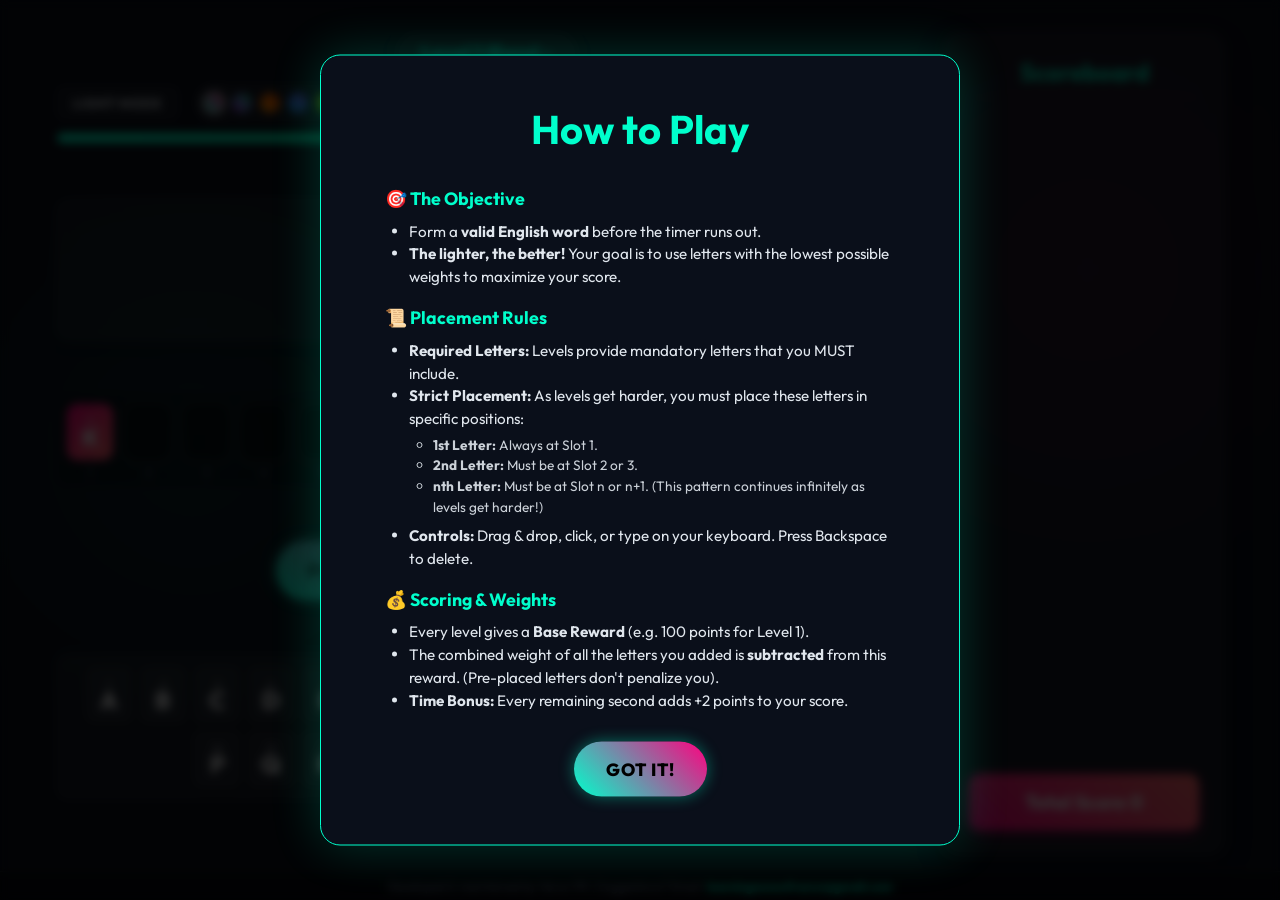
<file: index.html>
<!DOCTYPE html>
<html lang="en">

<head>
    <meta charset="UTF-8">
    <meta name="viewport" content="width=device-width, initial-scale=1.0">
    <title>LexiWeight - The Word Game</title>
    <link href="https://fonts.googleapis.com/css2?family=Outfit:wght@300;400;600;800&display=swap" rel="stylesheet">
    <link rel="stylesheet" href="https://cdnjs.cloudflare.com/ajax/libs/font-awesome/6.4.0/css/all.min.css">
    <link rel="icon" type="image/png" href="favicon.png">
    <link rel="stylesheet" href="style.css">
    <!-- PostHog Analytics -->
    <script>
        !function (t, e) { var o, n, p, r; e.__SV || (window.posthog = e, e._i = [], e.init = function (i, s, a) { function g(t, e) { var o = e.split("."); 2 == o.length && (t = t[o[0]], e = o[1]), t[e] = function () { t.push([e].concat(Array.prototype.slice.call(arguments, 0))) } } (p = t.createElement("script")).type = "text/javascript", p.async = !0, p.src = s.api_host.replace(".i.posthog.com", "-assets.i.posthog.com") + "/static/array.js", (r = t.getElementsByTagName("script")[0]).parentNode.insertBefore(p, r); var u = e; for (void 0 !== a ? u = e[a] = [] : a = "posthog", u.people = u.people || [], u.toString = function (t) { var e = "posthog"; return "posthog" !== a && (e += "." + a), t || (e += " (stub)"), e }, u.people.toString = function () { return u.toString(1) + ".people (stub)" }, o = "init capture register register_once register_for_session unregister unregister_for_session getFeatureFlag getFeatureFlagPayload isFeatureEnabled reloadFeatureFlags updateEarlyAccessFeatureEnrollment getEarlyAccessFeatures on onFeatureFlags onSessionId getSurveys getActiveMatchingSurveys renderSurvey canRenderSurvey getNextSurveyStep identify setPersonProperties group resetGroups setPersonPropertiesForFlags resetPersonPropertiesForFlags setGroupPropertiesForFlags resetGroupPropertiesForFlags reset get_distinct_id getGroups get_session_id get_session_replay_url alias set_config startSessionRecording stopSessionRecording sessionRecordingStarted captureException loadToolbar get_property getSessionProperty createPersonProfile opt_in_capturing opt_out_capturing has_opted_in_capturing has_opted_out_capturing clear_opt_in_out_capturing debug".split(" "), n = 0; n < o.length; n++)g(u, o[n]); e._i.push([i, s, a]) }, e.__SV = 1) }(document, window.posthog || []);
        posthog.init('phc_psk7GwWBCHoKLmATsoF5QCmY4Na2gjkz8EKfRp7UxyqV', {
            api_host: 'https://us.i.posthog.com',
            person_profiles: 'always'
        })
    </script>
</head>

<body>
    <div class="layout-wrapper">
        <div class="app-container">
            <!-- Sticky Level Select -->
            <div
                style="position: sticky; top: 1rem; z-index: 60; display: flex; justify-content: center; width: 100%; margin-bottom: 1rem; pointer-events: none;">
                <div class="stat-pill custom-select" id="custom-level-select" style="pointer-events: auto;">
                    <div class="select-selected">Level 1 (Easy)</div>
                    <div class="select-items select-hide">
                        <div data-val="1">Level 1 (Easy)</div>
                        <div data-val="2">Level 2 (Medium)</div>
                        <div data-val="3">Level 3 (Hard)</div>
                    </div>
                </div>
            </div>

            <!-- Header / Weight Table -->
            <header>
                <div class="stats">


                    <div class="theme-controls">
                        <button id="base-theme-toggle" class="fancy-btn small base-theme-toggle-btn">Light Mode</button>
                        <div class="theme-selector">
                            <div class="theme-btn active" data-color-theme="default"
                                style="background: linear-gradient(45deg, #00ffcc, #ff007f)" title="Cyberpunk"></div>
                            <div class="theme-btn" data-color-theme="purple"
                                style="background: linear-gradient(45deg, #bc13fe, #00e676)" title="Neon"></div>
                            <div class="theme-btn" data-color-theme="fire"
                                style="background: linear-gradient(45deg, #ffaa00, #ff3d00)" title="Fire"></div>
                            <div class="theme-btn" data-color-theme="ocean"
                                style="background: linear-gradient(45deg, #00bfff, #8a2be2)" title="Ocean"></div>
                            <div class="theme-btn" data-color-theme="toxic"
                                style="background: linear-gradient(45deg, #39ff14, #fce803)" title="Toxic"></div>
                        </div>
                    </div>

                    <div class="stat-pill">Score <span id="score-display">0</span></div>
                </div>

                <div class="weight-table-container">
                    <div class="weight-controls">
                        <button id="help-btn" class="fancy-btn small primary">📖 Tutorial</button>
                        <button id="toggle-weights" class="fancy-btn small">Toggle Weight Table</button>
                    </div>
                    <div id="weight-table" class="weight-table hidden">
                        <!-- JS will populate A=1 to Z=26 -->
                    </div>
                </div>
            </header>

            <!-- Timer -->
            <div class="timer-container">
                <div id="timer-bar" class="timer-bar"></div>
            </div>

            <!-- Main Game Area -->
            <main>
                <div class="rules-box">
                    <h3>Current Rules</h3>
                    <p id="rules-text">Level 1: Loading...</p>
                    <div id="required-letters-display" class="required-letters"></div>
                </div>

                <!-- The Word Slots -->
                <div class="game-board" id="game-board">
                    <!-- 15 slots for creating the word -->
                    <div class="slot" data-index="1"></div>
                    <div class="slot" data-index="2"></div>
                    <div class="slot" data-index="3"></div>
                    <div class="slot" data-index="4"></div>
                    <div class="slot" data-index="5"></div>
                    <div class="slot" data-index="6"></div>
                    <div class="slot" data-index="7"></div>
                    <div class="slot" data-index="8"></div>
                    <div class="slot" data-index="9"></div>
                    <div class="slot" data-index="10"></div>
                    <div class="slot" data-index="11"></div>
                    <div class="slot" data-index="12"></div>
                    <div class="slot" data-index="13"></div>
                    <div class="slot" data-index="14"></div>
                    <div class="slot" data-index="15"></div>
                </div>

                <div class="controls">
                    <button id="submit-btn" class="fancy-btn primary">Forge Word</button>
                    <button id="clear-btn" class="fancy-btn secondary">Clear Board</button>
                </div>

                <!-- Letter Bank -->
                <div class="letter-bank" id="letter-bank">
                    <!-- JS will populate A-Z -->
                </div>
            </main>
        </div>

        <aside class="scoreboard-panel">
            <h2>Scoreboard</h2>
            <ul id="score-list">
                <!-- Scores injected via JS -->
            </ul>
            <div class="total-score-box">
                Total Score <span id="side-total-score">0</span>
            </div>
        </aside>
    </div>

    <footer class="site-footer">
        Developed & maintained by Varun PK | Suggestions? Email: <a
            href="mailto:learningzoneofvarun@gmail.com">learningzoneofvarun@gmail.com</a>
    </footer>

    <!-- Modals -->
    <div id="overlay" class="overlay hidden"></div>
    
    <div id="modal" class="modal hidden">
        <h2 id="modal-title">Level Complete!</h2>
        <p id="modal-desc">Word weight: 42</p>
        <div class="modal-buttons" style="display: flex; gap: 1rem; justify-content: center; flex-wrap: wrap; margin-top: 1rem;">
            <button id="modal-action-btn" class="fancy-btn primary">Next Level</button>
            <button id="share-btn" class="fancy-btn share-btn hidden">📤 Share Result</button>
        </div>
    </div>



    <script src="script.js"></script>
</body>

</html>
</file>
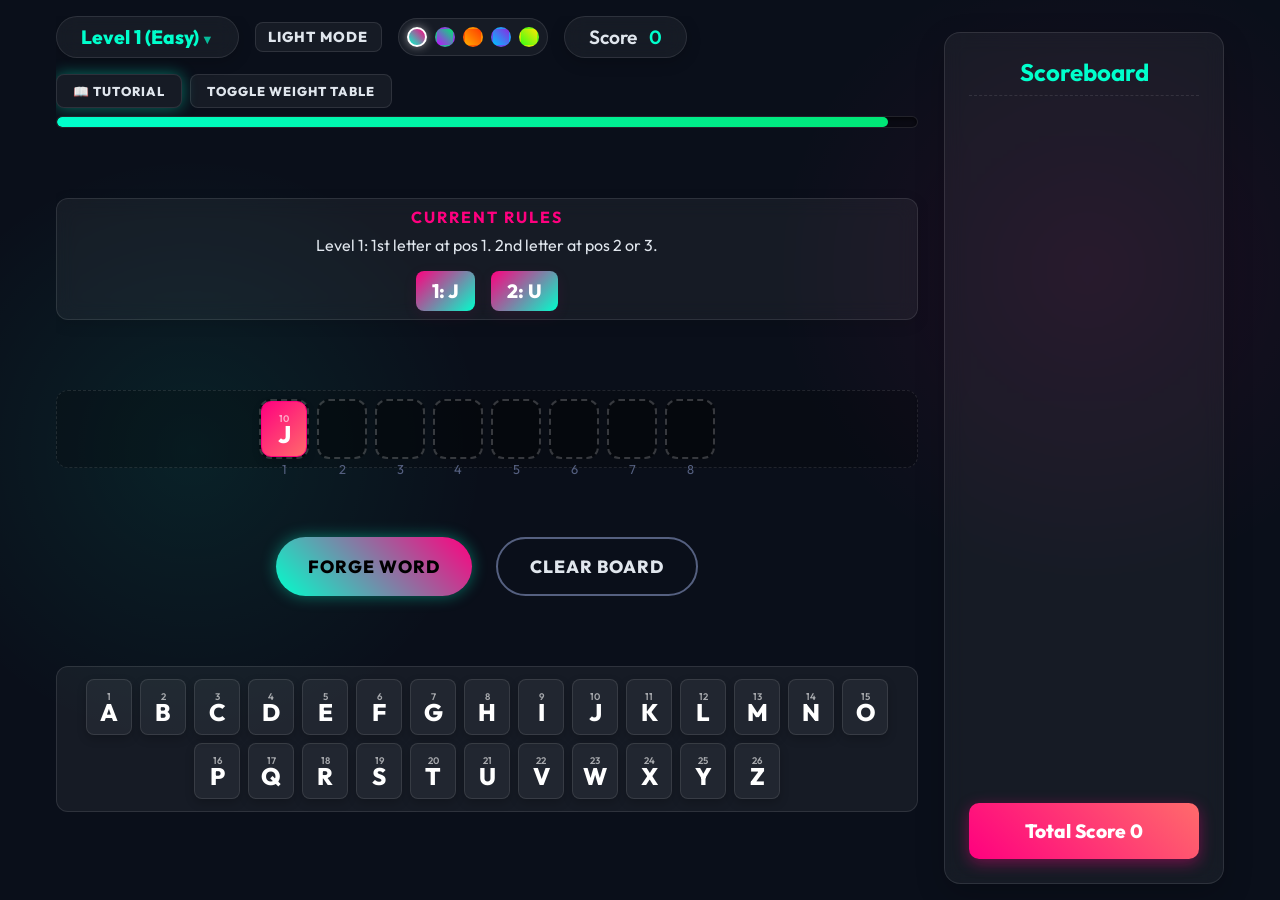
<file: lexi-weight/index.html>
<!DOCTYPE html>
<html lang="en">
<head>
    <meta charset="UTF-8">
    <meta name="viewport" content="width=device-width, initial-scale=1.0">
    <title>LexiWeight - The Word Game</title>
    <link href="https://fonts.googleapis.com/css2?family=Outfit:wght@300;400;600;800&display=swap" rel="stylesheet">
    <link rel="icon" type="image/png" href="favicon.png">
    <link rel="stylesheet" href="style.css">
</head>
<body>
    <div class="layout-wrapper">
        <div class="app-container">
        <!-- Header / Weight Table -->
        <header>
            <div class="stats">
                <div class="stat-pill custom-select" id="custom-level-select">
                    <div class="select-selected">Level 1 (Easy)</div>
                    <div class="select-items select-hide">
                        <div data-val="1">Level 1 (Easy)</div>
                        <div data-val="2">Level 2 (Medium)</div>
                        <div data-val="3">Level 3 (Hard)</div>
                    </div>
                </div>
                
                <div class="theme-controls" style="display: flex; gap: 1rem; align-items: center;">
                    <button id="base-theme-toggle" class="fancy-btn small" style="padding: 0.3rem 0.8rem; font-size: 0.9rem; min-width: 100px;">Light Mode</button>
                    <div class="theme-selector">
                        <div class="theme-btn active" data-color-theme="default" style="background: linear-gradient(45deg, #00ffcc, #ff007f)" title="Cyberpunk"></div>
                        <div class="theme-btn" data-color-theme="purple" style="background: linear-gradient(45deg, #bc13fe, #00e676)" title="Neon"></div>
                        <div class="theme-btn" data-color-theme="fire" style="background: linear-gradient(45deg, #ffaa00, #ff3d00)" title="Fire"></div>
                        <div class="theme-btn" data-color-theme="ocean" style="background: linear-gradient(45deg, #00bfff, #8a2be2)" title="Ocean"></div>
                        <div class="theme-btn" data-color-theme="toxic" style="background: linear-gradient(45deg, #39ff14, #fce803)" title="Toxic"></div>
                    </div>
                </div>

                <div class="stat-pill">Score <span id="score-display">0</span></div>
            </div>
            
            <div class="weight-table-container">
                <div style="display:flex; gap:0.5rem; justify-content: flex-end; width: 100%;">
                    <button id="help-btn" class="fancy-btn small primary">📖 Tutorial</button>
                    <button id="toggle-weights" class="fancy-btn small">Toggle Weight Table</button>
                </div>
                <div id="weight-table" class="weight-table hidden">
                    <!-- JS will populate A=1 to Z=26 -->
                </div>
            </div>
        </header>

        <!-- Timer -->
        <div class="timer-container">
            <div id="timer-bar" class="timer-bar"></div>
        </div>

        <!-- Main Game Area -->
        <main>
            <div class="rules-box">
                <h3>Current Rules</h3>
                <p id="rules-text">Level 1: Loading...</p>
                <div id="required-letters-display" class="required-letters"></div>
            </div>

            <!-- The Word Slots -->
            <div class="game-board" id="game-board">
                <!-- 8 slots for creating the word -->
                <div class="slot" data-index="1"></div>
                <div class="slot" data-index="2"></div>
                <div class="slot" data-index="3"></div>
                <div class="slot" data-index="4"></div>
                <div class="slot" data-index="5"></div>
                <div class="slot" data-index="6"></div>
                <div class="slot" data-index="7"></div>
                <div class="slot" data-index="8"></div>
            </div>

            <div class="controls">
                <button id="submit-btn" class="fancy-btn primary">Forge Word</button>
                <button id="clear-btn" class="fancy-btn secondary">Clear Board</button>
            </div>

            <!-- Letter Bank -->
            <div class="letter-bank" id="letter-bank">
                <!-- JS will populate A-Z -->
            </div>
        </main>
        </div>

        <aside class="scoreboard-panel">
            <h2>Scoreboard</h2>
            <ul id="score-list">
                <!-- Scores injected via JS -->
            </ul>
            <div class="total-score-box">
                Total Score <span id="side-total-score">0</span>
            </div>
        </aside>
    </div>

    <!-- Modals -->
    <div id="overlay" class="overlay hidden"></div>
    <div id="modal" class="modal hidden">
        <h2 id="modal-title">Level Complete!</h2>
        <p id="modal-desc">Word weight: 42</p>
        <button id="modal-action-btn" class="fancy-btn primary">Next Level</button>
    </div>

    <script src="script.js"></script>
</body>
</html>
</file>
<file: style.css>
:root {
    --bg-color: #0a0f1a;
    --text-color: #e0e6ed;
    --primary-color: #00ffcc;
    --secondary-color: #ff007f;
    --bg-glow-1: rgba(0, 255, 204, 0.08);
    --bg-glow-2: rgba(255, 0, 127, 0.08);
    --primary-glow: rgba(0, 255, 204, 0.4);
    --primary-glow-strong: rgba(0, 255, 204, 0.6);
    --glass-bg: rgba(255, 255, 255, 0.05);
    --glass-border: rgba(255, 255, 255, 0.1);
    --slot-bg: rgba(0, 0, 0, 0.3);
    --item-bg: rgba(0, 0, 0, 0.4);
    --board-bg: rgba(0, 0, 0, 0.2);
    --letter-color: #fff;
    --wt-val-color: #8892b0;
    --success-color: #00e676;
    --warning-color: #ffc107;
    --danger-color: #ff3d00;
}

:root[data-color-theme="purple"] {
    --primary-color: #bc13fe;
    --secondary-color: #00e676;
    --bg-glow-1: rgba(188, 19, 254, 0.08);
    --bg-glow-2: rgba(0, 230, 118, 0.08);
    --primary-glow: rgba(188, 19, 254, 0.4);
    --primary-glow-strong: rgba(188, 19, 254, 0.6);
}

:root[data-color-theme="fire"] {
    --primary-color: #ffaa00;
    --secondary-color: #ff3d00;
    --bg-glow-1: rgba(255, 170, 0, 0.08);
    --bg-glow-2: rgba(255, 61, 0, 0.08);
    --primary-glow: rgba(255, 170, 0, 0.4);
    --primary-glow-strong: rgba(255, 170, 0, 0.6);
}

:root[data-color-theme="ocean"] {
    --primary-color: #00bfff;
    --secondary-color: #8a2be2;
    --bg-glow-1: rgba(0, 191, 255, 0.08);
    --bg-glow-2: rgba(138, 43, 226, 0.08);
    --primary-glow: rgba(0, 191, 255, 0.4);
    --primary-glow-strong: rgba(0, 191, 255, 0.6);
}

:root[data-color-theme="toxic"] {
    --primary-color: #39ff14;
    --secondary-color: #fce803;
    --bg-glow-1: rgba(57, 255, 20, 0.08);
    --bg-glow-2: rgba(252, 232, 3, 0.08);
    --primary-glow: rgba(57, 255, 20, 0.4);
    --primary-glow-strong: rgba(57, 255, 20, 0.6);
}

:root[data-base-theme="light"] {
    --bg-color: #f0f4f8;
    --text-color: #1a202c;
    --glass-bg: rgba(255, 255, 255, 0.7);
    --glass-border: rgba(0, 0, 0, 0.1);
    --slot-bg: rgba(255, 255, 255, 0.8);
    --item-bg: rgba(255, 255, 255, 0.6);
    --board-bg: rgba(255, 255, 255, 0.4);
    --letter-color: #1a202c;
    --wt-val-color: #4a5568;
}

* {
    box-sizing: border-box;
    margin: 0;
    padding: 0;
    font-family: 'Outfit', sans-serif;
}

body {
    background-color: var(--bg-color);
    background-image: 
        radial-gradient(circle at 15% 50%, var(--bg-glow-1), transparent 25%),
        radial-gradient(circle at 85% 30%, var(--bg-glow-2), transparent 25%);
    color: var(--text-color);
    height: 100vh;
    overflow: hidden;
    margin: 0;
    padding: 0;
    display: flex;
    flex-direction: column;
    justify-content: center;
    align-items: center;
}

.layout-wrapper {
    display: flex;
    flex-direction: row;
    gap: 1rem;
    align-items: stretch;
    justify-content: center;
    width: 100%;
    flex: 1;
    min-height: 0;
    max-width: 1200px;
    padding: 1rem;
    box-sizing: border-box;
}

.site-footer {
    width: 100%;
    text-align: center;
    padding: 0.4rem 1rem;
    font-size: 0.75rem;
    color: var(--wt-val-color);
    background: rgba(0, 0, 0, 0.4);
    border-top: 1px solid var(--glass-border);
    backdrop-filter: blur(5px);
    z-index: 10;
}

.site-footer a {
    color: var(--primary-color);
    text-decoration: none;
    font-weight: 800;
}

.site-footer a:hover {
    text-decoration: underline;
    color: var(--secondary-color);
}

.app-container {
    flex: 1;
    width: 100%;
    max-width: 900px;
    padding: 0 10px 10px 0;
    display: flex;
    flex-direction: column;
    gap: 0.5rem;
    overflow-y: auto;
    overflow-x: hidden;
}

.scoreboard-panel {
    background: var(--glass-bg);
    border: 1px solid var(--glass-border);
    padding: 1.5rem;
    border-radius: 16px;
    backdrop-filter: blur(10px);
    box-shadow: 0 10px 30px rgba(0,0,0,0.2);
    width: 280px;
    display: flex;
    flex-direction: column;
    gap: 1rem;
    margin-top: 1rem;
    max-height: calc(100vh - 2rem);
    position: sticky;
    top: 1rem;
}

.scoreboard-panel h2 {
    color: var(--primary-color);
    font-size: 1.5rem;
    text-align: center;
    border-bottom: 1px dashed var(--glass-border);
    padding-bottom: 0.5rem;
}

.scoreboard-panel ul {
    list-style: none;
    display: flex;
    flex-direction: column;
    gap: 0.5rem;
    overflow-y: auto;
    flex: 1;
    padding-right: 0.5rem;
}

.scoreboard-panel li {
    display: flex;
    justify-content: space-between;
    background: rgba(0,0,0,0.3);
    padding: 0.5rem 1rem;
    border-radius: 8px;
    color: var(--text-color);
}

.scoreboard-panel li span {
    color: var(--success-color);
    font-weight: 800;
}

.total-score-box {
    margin-top: 1rem;
    background: linear-gradient(45deg, var(--secondary-color), #ff6b6b);
    padding: 1rem;
    border-radius: 10px;
    text-align: center;
    font-weight: 800;
    font-size: 1.2rem;
    color: #fff;
    box-shadow: 0 4px 15px rgba(255, 0, 127, 0.4);
}

/* Header & Stats */
header {
    display: flex;
    justify-content: space-between;
    align-items: flex-start;
    flex-wrap: wrap;
    gap: 1rem;
}

.stats {
    display: flex;
    gap: 1rem;
}

.stat-pill {
    background: var(--glass-bg);
    border: 1px solid var(--glass-border);
    padding: 0.5rem 1.5rem;
    border-radius: 50px;
    font-size: 1.2rem;
    font-weight: 600;
    backdrop-filter: blur(10px);
    box-shadow: 0 4px 15px rgba(0,0,0,0.2);
}

.stat-pill span {
    color: var(--primary-color);
    margin-left: 0.5rem;
}

/* Theme Selector */
.theme-selector {
    display: flex;
    gap: 0.5rem;
    align-items: center;
    background: var(--glass-bg);
    padding: 0.5rem;
    border-radius: 50px;
    border: 1px solid var(--glass-border);
}

.theme-btn {
    width: 20px;
    height: 20px;
    border-radius: 50%;
    cursor: pointer;
    border: 2px solid transparent;
    transition: transform 0.2s;
}

.theme-btn:hover {
    transform: scale(1.2);
}

.theme-btn.active {
    border-color: #fff;
    box-shadow: 0 0 10px rgba(255,255,255,0.5);
}

/* Weight Table */
.weight-table-container {
    display: flex;
    flex-direction: column;
    align-items: flex-end;
}

.weight-table {
    margin-top: 1rem;
    display: grid;
    grid-template-columns: repeat(13, 1fr);
    gap: 0.25rem;
    background: var(--glass-bg);
    border: 1px solid var(--glass-border);
    padding: 1rem;
    border-radius: 12px;
    backdrop-filter: blur(10px);
    font-size: 0.8rem;
    transition: all 0.3s ease;
}

.weight-table.hidden {
    opacity: 0;
    pointer-events: none;
    transform: translateY(-10px);
    position: absolute;
}

.wt-item {
    display: flex;
    flex-direction: column;
    align-items: center;
    background: var(--item-bg);
    border-radius: 6px;
    padding: 0.25rem;
}
.wt-letter { color: var(--primary-color); font-weight: 800; }
.wt-val { color: var(--wt-val-color); }

/* Custom Select */
.custom-select {
    position: relative;
    cursor: pointer;
    min-width: 160px;
    text-align: center;
    user-select: none;
}

.select-selected {
    color: var(--primary-color);
    font-weight: 800;
}

.select-selected::after {
    content: ' ▼';
    font-size: 0.8rem;
    opacity: 0.7;
}

.select-items {
    position: absolute;
    background-color: var(--bg-color);
    top: 130%;
    left: -1rem;
    right: -1rem;
    z-index: 999;
    border: 1px solid var(--glass-border);
    border-radius: 8px;
    overflow: hidden;
    box-shadow: 0 4px 15px rgba(0,0,0,0.5);
}

.select-items div {
    color: var(--text-color);
    padding: 10px;
    cursor: pointer;
    background: rgba(255,255,255,0.05);
    border-bottom: 1px solid var(--glass-border);
    font-weight: 600;
}

.select-items div:last-child {
    border-bottom: none;
}

.select-items div:hover {
    background-color: var(--bg-glow-1);
    color: var(--primary-color);
}

.select-hide {
    display: none;
}

/* Timer */
.timer-container {
    width: 100%;
    height: 12px;
    flex-shrink: 0;
    background: var(--slot-bg);
    border-radius: 10px;
    overflow: hidden;
    border: 1px solid var(--glass-border);
    box-shadow: inset 0 2px 5px rgba(0,0,0,0.5);
}

.timer-bar {
    height: 100%;
    width: 100%;
    background: linear-gradient(90deg, #00ffcc, #00e676);
    border-radius: 10px;
    transition: width 1s linear, background 0.5s ease;
}

/* Main Area */
main {
    display: flex;
    flex-direction: column;
    gap: 0.5rem;
    flex: 1;
    justify-content: space-evenly;
}

.rules-box {
    background: var(--glass-bg);
    border: 1px solid var(--glass-border);
    padding: 0.5rem 1rem;
    border-radius: 12px;
    text-align: center;
    backdrop-filter: blur(10px);
    box-shadow: 0 4px 15px rgba(0,0,0,0.1);
}

.rules-box h3 {
    color: var(--secondary-color);
    margin-bottom: 0.5rem;
    text-transform: uppercase;
    letter-spacing: 2px;
    font-size: 1rem;
}

.required-letters {
    display: flex;
    justify-content: center;
    gap: 1rem;
    margin-top: 1rem;
}

.req-letter-card {
    background: linear-gradient(135deg, var(--secondary-color), var(--primary-color));
    color: #fff;
    padding: 0.5rem 1rem;
    border-radius: 8px;
    font-weight: 800;
    font-size: 1.2rem;
    box-shadow: 0 4px 15px var(--bg-glow-2);
}

/* Game Board */
.game-board {
    display: flex;
    justify-content: flex-start;
    gap: 0.5rem;
    flex-wrap: nowrap;
    overflow-x: auto;
    padding: 0.5rem;
    padding-bottom: 1.5rem;
    background: var(--board-bg);
    border-radius: 12px;
    border: 1px dashed var(--glass-border);
}

.slot {
    width: 50px;
    height: 60px;
    flex-shrink: 0;
    background: var(--slot-bg);
    border: 2px dashed rgba(255,255,255,0.2);
    border-radius: 12px;
    display: flex;
    justify-content: center;
    align-items: center;
    transition: all 0.3s ease;
    position: relative;
}

.slot.drag-over {
    border-color: var(--primary-color);
    background: rgba(0, 255, 204, 0.1);
    transform: scale(1.05);
}

.slot::before {
    content: attr(data-index);
    position: absolute;
    bottom: -20px;
    font-size: 0.8rem;
    color: #556080;
}

/* Letters */
.letter {
    width: 46px;
    height: 56px;
    background: var(--glass-bg);
    border: 1px solid var(--glass-border);
    border-radius: 8px;
    display: flex;
    flex-direction: column;
    justify-content: center;
    align-items: center;
    color: var(--letter-color);
    cursor: grab;
    user-select: none;
    box-shadow: 0 4px 10px rgba(0,0,0,0.2);
    transition: transform 0.1s, box-shadow 0.1s, background 0.2s;
}

.letter-weight-badge {
    font-size: 0.6rem;
    font-weight: 600;
    opacity: 0.6;
    margin-bottom: -2px;
}

.letter-char {
    font-size: 1.5rem;
    font-weight: 800;
    line-height: 1;
}

.letter:active {
    cursor: grabbing;
}

.letter:hover {
    transform: translateY(-2px);
    box-shadow: 0 6px 15px rgba(0, 255, 204, 0.3);
    border-color: var(--primary-color);
}

.slot .letter {
    width: 100%;
    height: 100%;
    border-radius: 10px;
}

/* Letter Bank */
.letter-bank {
    display: flex;
    flex-wrap: wrap;
    justify-content: center;
    gap: 0.5rem;
    background: var(--glass-bg);
    padding: 0.75rem;
    border-radius: 12px;
    border: 1px solid var(--glass-border);
}

/* Buttons */
.controls {
    display: flex;
    justify-content: center;
    gap: 1.5rem;
}

.fancy-btn {
    border: none;
    padding: 1rem 2rem;
    border-radius: 50px;
    font-size: 1.1rem;
    font-weight: 800;
    text-transform: uppercase;
    letter-spacing: 1px;
    cursor: pointer;
    transition: all 0.3s ease;
    outline: none;
}

.fancy-btn.primary {
    background: linear-gradient(45deg, var(--primary-color), var(--secondary-color));
    box-shadow: 0 0 15px var(--primary-glow);
}

.fancy-btn.primary:hover {
    background: linear-gradient(45deg, var(--secondary-color), var(--primary-color));
    box-shadow: 0 0 20px var(--primary-glow-strong);
}

.fancy-btn.secondary {
    background: transparent;
    border: 2px solid #556080;
    color: var(--text-color);
}

.fancy-btn.secondary:hover {
    border-color: var(--text-color);
    background: rgba(255,255,255,0.05);
}

.fancy-btn.share-btn {
    background: linear-gradient(45deg, #1da1f2, #bc13fe);
    box-shadow: 0 0 15px rgba(29, 161, 242, 0.4);
}

.fancy-btn.share-btn:hover {
    background: linear-gradient(45deg, #bc13fe, #1da1f2);
    box-shadow: 0 0 20px rgba(188, 19, 254, 0.6);
}

.fancy-btn.share-btn.hidden {
    display: none;
}


.fancy-btn.small {
    padding: 0.5rem 1rem;
    font-size: 0.8rem;
    border-radius: 8px;
    background: var(--glass-bg);
    color: var(--text-color);
    border: 1px solid var(--glass-border);
}

.fancy-btn.small:hover {
    background: rgba(255,255,255,0.1);
}

/* Modals */
.overlay {
    position: fixed;
    top: 0; left: 0; width: 100%; height: 100%;
    background: rgba(0,0,0,0.8);
    backdrop-filter: blur(5px);
    z-index: 100;
    display: flex;
    justify-content: center;
    align-items: center;
    opacity: 1;
    transition: opacity 0.3s;
}

.overlay.hidden {
    opacity: 0;
    pointer-events: none;
}

.modal {
    position: fixed;
    top: 50%; left: 50%;
    transform: translate(-50%, -50%) scale(1);
    background: var(--bg-color);
    padding: 3rem;
    border-radius: 20px;
    border: 1px solid var(--primary-color);
    box-shadow: 0 0 50px rgba(0, 255, 204, 0.2);
    text-align: center;
    z-index: 101;
    transition: all 0.3s cubic-bezier(0.175, 0.885, 0.32, 1.275);
}

.modal.hidden {
    opacity: 0;
    pointer-events: none;
    transform: translate(-50%, -50%) scale(0.8);
}

.modal h2 {
    font-size: 2.5rem;
    margin-bottom: 1rem;
    color: var(--primary-color);
}

.modal p {
    font-size: 1.2rem;
    margin-bottom: 2rem;
    color: #a0aec0;
}

.modal.error-modal {
    border-color: #ff3d00;
    box-shadow: 0 0 50px rgba(255, 61, 0, 0.2);
}

.modal.error-modal h2 {
    color: #ff3d00;
}

.modal.error-modal .fancy-btn.primary {
    background: linear-gradient(45deg, #ff3d00, #ff007f);
    box-shadow: 0 0 20px rgba(255, 61, 0, 0.4);
}

/* Badges */
.badge {
    display: inline-block;
    padding: 0.25rem 0.75rem;
    border-radius: 50px;
    font-size: 0.8rem;
    font-weight: 800;
    text-transform: uppercase;
    letter-spacing: 2px;
    margin-left: 10px;
    vertical-align: middle;
}

.badge.failed {
    background: linear-gradient(45deg, #ff3d00, #ff007f);
    color: white;
    box-shadow: 0 0 10px rgba(255, 61, 0, 0.5);
}

.badge.success {
    background: linear-gradient(45deg, #00e676, #00ffcc);
    color: #0a0f1a;
    box-shadow: 0 0 10px rgba(0, 230, 118, 0.5);
}

/* Animations */
@keyframes shake {
    0%, 100% { transform: translateX(0); }
    25% { transform: translateX(-5px); }
    50% { transform: translateX(5px); }
    75% { transform: translateX(-5px); }
}

.shake {
    animation: shake 0.4s ease-in-out;
}

.theme-controls {
    display: flex;
    gap: 1rem;
    align-items: center;
}

.base-theme-toggle-btn {
    padding: 0.3rem 0.8rem;
    font-size: 0.9rem;
    min-width: 100px;
}

.weight-controls {
    display: flex;
    gap: 0.5rem;
    justify-content: flex-end;
    width: 100%;
}

@media (max-width: 900px) {
    body {
        height: auto;
        min-height: 100vh;
        overflow-y: auto;
        display: block;
    }
    .layout-wrapper {
        flex-direction: column;
        align-items: center;
        height: auto;
        padding: 1rem 0.5rem;
    }
    .app-container {
        overflow-y: visible;
        max-width: 100%;
        padding-right: 0;
    }
    .scoreboard-panel {
        width: 100%;
        max-width: 100%;
        margin-top: 1rem;
        position: static;
        max-height: none;
    }
    header {
        justify-content: center;
    }
    .stats {
        flex-wrap: wrap;
        justify-content: center;
    }
}

@media (max-width: 768px) {
    .weight-table {
        grid-template-columns: repeat(7, 1fr);
        font-size: 0.75rem;
    }
    .game-board {
        gap: 0.25rem;
        padding: 0.5rem 0.25rem;
    }
    .slot {
        width: 38px;
        height: 48px;
    }
    .slot::before {
        font-size: 0.7rem;
        bottom: -16px;
    }
    .letter {
        width: 38px;
        height: 48px;
        font-size: 1.2rem;
    }
    .letter-weight-badge {
        font-size: 0.55rem;
    }
    .controls {
        gap: 0.75rem;
        flex-wrap: wrap;
    }
    .fancy-btn {
        padding: 0.8rem 1.5rem;
        font-size: 1rem;
    }
    .letter-bank {
        gap: 0.25rem;
        padding: 0.5rem;
    }
    .modal {
        padding: 1.5rem;
        width: 90%;
        max-width: 400px;
    }
    .modal h2 {
        font-size: 1.8rem;
    }
    .rules-box {
        padding: 0.75rem;
    }
    .req-letter-card {
        padding: 0.4rem 0.8rem;
        font-size: 1.1rem;
    }
    .theme-controls {
        flex-wrap: wrap;
        justify-content: center;
    }
    .weight-controls {
        justify-content: center;
    }
}

@media (max-width: 400px) {
    .slot {
        width: 32px;
        height: 42px;
    }
    .letter {
        width: 32px;
        height: 42px;
        font-size: 1rem;
    }
    .weight-table {
        grid-template-columns: repeat(6, 1fr);
    }
}
</file>
<file: lexi-weight/style.css>
:root {
    --bg-color: #0a0f1a;
    --text-color: #e0e6ed;
    --primary-color: #00ffcc;
    --secondary-color: #ff007f;
    --bg-glow-1: rgba(0, 255, 204, 0.08);
    --bg-glow-2: rgba(255, 0, 127, 0.08);
    --primary-glow: rgba(0, 255, 204, 0.4);
    --primary-glow-strong: rgba(0, 255, 204, 0.6);
    --glass-bg: rgba(255, 255, 255, 0.05);
    --glass-border: rgba(255, 255, 255, 0.1);
    --slot-bg: rgba(0, 0, 0, 0.3);
    --item-bg: rgba(0, 0, 0, 0.4);
    --board-bg: rgba(0, 0, 0, 0.2);
    --letter-color: #fff;
    --wt-val-color: #8892b0;
    --success-color: #00e676;
    --warning-color: #ffc107;
    --danger-color: #ff3d00;
}

:root[data-color-theme="purple"] {
    --primary-color: #bc13fe;
    --secondary-color: #00e676;
    --bg-glow-1: rgba(188, 19, 254, 0.08);
    --bg-glow-2: rgba(0, 230, 118, 0.08);
    --primary-glow: rgba(188, 19, 254, 0.4);
    --primary-glow-strong: rgba(188, 19, 254, 0.6);
}

:root[data-color-theme="fire"] {
    --primary-color: #ffaa00;
    --secondary-color: #ff3d00;
    --bg-glow-1: rgba(255, 170, 0, 0.08);
    --bg-glow-2: rgba(255, 61, 0, 0.08);
    --primary-glow: rgba(255, 170, 0, 0.4);
    --primary-glow-strong: rgba(255, 170, 0, 0.6);
}

:root[data-color-theme="ocean"] {
    --primary-color: #00bfff;
    --secondary-color: #8a2be2;
    --bg-glow-1: rgba(0, 191, 255, 0.08);
    --bg-glow-2: rgba(138, 43, 226, 0.08);
    --primary-glow: rgba(0, 191, 255, 0.4);
    --primary-glow-strong: rgba(0, 191, 255, 0.6);
}

:root[data-color-theme="toxic"] {
    --primary-color: #39ff14;
    --secondary-color: #fce803;
    --bg-glow-1: rgba(57, 255, 20, 0.08);
    --bg-glow-2: rgba(252, 232, 3, 0.08);
    --primary-glow: rgba(57, 255, 20, 0.4);
    --primary-glow-strong: rgba(57, 255, 20, 0.6);
}

:root[data-base-theme="light"] {
    --bg-color: #f0f4f8;
    --text-color: #1a202c;
    --glass-bg: rgba(255, 255, 255, 0.7);
    --glass-border: rgba(0, 0, 0, 0.1);
    --slot-bg: rgba(255, 255, 255, 0.8);
    --item-bg: rgba(255, 255, 255, 0.6);
    --board-bg: rgba(255, 255, 255, 0.4);
    --letter-color: #1a202c;
    --wt-val-color: #4a5568;
}

* {
    box-sizing: border-box;
    margin: 0;
    padding: 0;
    font-family: 'Outfit', sans-serif;
}

body {
    background-color: var(--bg-color);
    background-image: 
        radial-gradient(circle at 15% 50%, var(--bg-glow-1), transparent 25%),
        radial-gradient(circle at 85% 30%, var(--bg-glow-2), transparent 25%);
    color: var(--text-color);
    height: 100vh;
    overflow: hidden;
    margin: 0;
    padding: 0;
    display: flex;
    justify-content: center;
    align-items: center;
}

.layout-wrapper {
    display: flex;
    flex-direction: row;
    gap: 1rem;
    align-items: stretch;
    justify-content: center;
    width: 100%;
    height: 100%;
    max-width: 1200px;
    padding: 1rem;
    box-sizing: border-box;
}

.app-container {
    flex: 1;
    width: 100%;
    max-width: 900px;
    padding: 0 10px 10px 0;
    display: flex;
    flex-direction: column;
    gap: 0.5rem;
    overflow-y: auto;
    overflow-x: hidden;
}

.scoreboard-panel {
    background: var(--glass-bg);
    border: 1px solid var(--glass-border);
    padding: 1.5rem;
    border-radius: 16px;
    backdrop-filter: blur(10px);
    box-shadow: 0 10px 30px rgba(0,0,0,0.2);
    width: 280px;
    display: flex;
    flex-direction: column;
    gap: 1rem;
    margin-top: 1rem;
    max-height: calc(100vh - 2rem);
    position: sticky;
    top: 1rem;
}

.scoreboard-panel h2 {
    color: var(--primary-color);
    font-size: 1.5rem;
    text-align: center;
    border-bottom: 1px dashed var(--glass-border);
    padding-bottom: 0.5rem;
}

.scoreboard-panel ul {
    list-style: none;
    display: flex;
    flex-direction: column;
    gap: 0.5rem;
    overflow-y: auto;
    flex: 1;
    padding-right: 0.5rem;
}

.scoreboard-panel li {
    display: flex;
    justify-content: space-between;
    background: rgba(0,0,0,0.3);
    padding: 0.5rem 1rem;
    border-radius: 8px;
    color: var(--text-color);
}

.scoreboard-panel li span {
    color: var(--success-color);
    font-weight: 800;
}

.total-score-box {
    margin-top: 1rem;
    background: linear-gradient(45deg, var(--secondary-color), #ff6b6b);
    padding: 1rem;
    border-radius: 10px;
    text-align: center;
    font-weight: 800;
    font-size: 1.2rem;
    color: #fff;
    box-shadow: 0 4px 15px rgba(255, 0, 127, 0.4);
}

/* Header & Stats */
header {
    display: flex;
    justify-content: space-between;
    align-items: flex-start;
    flex-wrap: wrap;
    gap: 1rem;
}

.stats {
    display: flex;
    gap: 1rem;
}

.stat-pill {
    background: var(--glass-bg);
    border: 1px solid var(--glass-border);
    padding: 0.5rem 1.5rem;
    border-radius: 50px;
    font-size: 1.2rem;
    font-weight: 600;
    backdrop-filter: blur(10px);
    box-shadow: 0 4px 15px rgba(0,0,0,0.2);
}

.stat-pill span {
    color: var(--primary-color);
    margin-left: 0.5rem;
}

/* Theme Selector */
.theme-selector {
    display: flex;
    gap: 0.5rem;
    align-items: center;
    background: var(--glass-bg);
    padding: 0.5rem;
    border-radius: 50px;
    border: 1px solid var(--glass-border);
}

.theme-btn {
    width: 20px;
    height: 20px;
    border-radius: 50%;
    cursor: pointer;
    border: 2px solid transparent;
    transition: transform 0.2s;
}

.theme-btn:hover {
    transform: scale(1.2);
}

.theme-btn.active {
    border-color: #fff;
    box-shadow: 0 0 10px rgba(255,255,255,0.5);
}

/* Weight Table */
.weight-table-container {
    display: flex;
    flex-direction: column;
    align-items: flex-end;
}

.weight-table {
    margin-top: 1rem;
    display: grid;
    grid-template-columns: repeat(13, 1fr);
    gap: 0.25rem;
    background: var(--glass-bg);
    border: 1px solid var(--glass-border);
    padding: 1rem;
    border-radius: 12px;
    backdrop-filter: blur(10px);
    font-size: 0.8rem;
    transition: all 0.3s ease;
}

.weight-table.hidden {
    opacity: 0;
    pointer-events: none;
    transform: translateY(-10px);
    position: absolute;
}

.wt-item {
    display: flex;
    flex-direction: column;
    align-items: center;
    background: var(--item-bg);
    border-radius: 6px;
    padding: 0.25rem;
}
.wt-letter { color: var(--primary-color); font-weight: 800; }
.wt-val { color: var(--wt-val-color); }

/* Custom Select */
.custom-select {
    position: relative;
    cursor: pointer;
    min-width: 160px;
    text-align: center;
    user-select: none;
}

.select-selected {
    color: var(--primary-color);
    font-weight: 800;
}

.select-selected::after {
    content: ' ▼';
    font-size: 0.8rem;
    opacity: 0.7;
}

.select-items {
    position: absolute;
    background-color: var(--bg-color);
    top: 130%;
    left: -1rem;
    right: -1rem;
    z-index: 999;
    border: 1px solid var(--glass-border);
    border-radius: 8px;
    overflow: hidden;
    box-shadow: 0 4px 15px rgba(0,0,0,0.5);
}

.select-items div {
    color: var(--text-color);
    padding: 10px;
    cursor: pointer;
    background: rgba(255,255,255,0.05);
    border-bottom: 1px solid var(--glass-border);
    font-weight: 600;
}

.select-items div:last-child {
    border-bottom: none;
}

.select-items div:hover {
    background-color: var(--bg-glow-1);
    color: var(--primary-color);
}

.select-hide {
    display: none;
}

/* Timer */
.timer-container {
    width: 100%;
    height: 12px;
    background: var(--slot-bg);
    border-radius: 10px;
    overflow: hidden;
    border: 1px solid var(--glass-border);
    box-shadow: inset 0 2px 5px rgba(0,0,0,0.5);
}

.timer-bar {
    height: 100%;
    width: 100%;
    background: linear-gradient(90deg, #00ffcc, #00e676);
    border-radius: 10px;
    transition: width 1s linear, background 0.5s ease;
}

/* Main Area */
main {
    display: flex;
    flex-direction: column;
    gap: 0.5rem;
    flex: 1;
    justify-content: space-evenly;
}

.rules-box {
    background: var(--glass-bg);
    border: 1px solid var(--glass-border);
    padding: 0.5rem 1rem;
    border-radius: 12px;
    text-align: center;
    backdrop-filter: blur(10px);
    box-shadow: 0 4px 15px rgba(0,0,0,0.1);
}

.rules-box h3 {
    color: var(--secondary-color);
    margin-bottom: 0.5rem;
    text-transform: uppercase;
    letter-spacing: 2px;
    font-size: 1rem;
}

.required-letters {
    display: flex;
    justify-content: center;
    gap: 1rem;
    margin-top: 1rem;
}

.req-letter-card {
    background: linear-gradient(135deg, var(--secondary-color), var(--primary-color));
    color: #fff;
    padding: 0.5rem 1rem;
    border-radius: 8px;
    font-weight: 800;
    font-size: 1.2rem;
    box-shadow: 0 4px 15px var(--bg-glow-2);
}

/* Game Board */
.game-board {
    display: flex;
    justify-content: center;
    gap: 0.5rem;
    flex-wrap: wrap;
    padding: 0.5rem;
    background: var(--board-bg);
    border-radius: 12px;
    border: 1px dashed var(--glass-border);
}

.slot {
    width: 50px;
    height: 60px;
    background: var(--slot-bg);
    border: 2px dashed rgba(255,255,255,0.2);
    border-radius: 12px;
    display: flex;
    justify-content: center;
    align-items: center;
    transition: all 0.3s ease;
    position: relative;
}

.slot.drag-over {
    border-color: var(--primary-color);
    background: rgba(0, 255, 204, 0.1);
    transform: scale(1.05);
}

.slot::before {
    content: attr(data-index);
    position: absolute;
    bottom: -20px;
    font-size: 0.8rem;
    color: #556080;
}

/* Letters */
.letter {
    width: 46px;
    height: 56px;
    background: var(--glass-bg);
    border: 1px solid var(--glass-border);
    border-radius: 8px;
    display: flex;
    flex-direction: column;
    justify-content: center;
    align-items: center;
    color: var(--letter-color);
    cursor: grab;
    user-select: none;
    box-shadow: 0 4px 10px rgba(0,0,0,0.2);
    transition: transform 0.1s, box-shadow 0.1s, background 0.2s;
}

.letter-weight-badge {
    font-size: 0.6rem;
    font-weight: 600;
    opacity: 0.6;
    margin-bottom: -2px;
}

.letter-char {
    font-size: 1.5rem;
    font-weight: 800;
    line-height: 1;
}

.letter:active {
    cursor: grabbing;
}

.letter:hover {
    transform: translateY(-2px);
    box-shadow: 0 6px 15px rgba(0, 255, 204, 0.3);
    border-color: var(--primary-color);
}

.slot .letter {
    width: 100%;
    height: 100%;
    border-radius: 10px;
}

/* Letter Bank */
.letter-bank {
    display: flex;
    flex-wrap: wrap;
    justify-content: center;
    gap: 0.5rem;
    background: var(--glass-bg);
    padding: 0.75rem;
    border-radius: 12px;
    border: 1px solid var(--glass-border);
}

/* Buttons */
.controls {
    display: flex;
    justify-content: center;
    gap: 1.5rem;
}

.fancy-btn {
    border: none;
    padding: 1rem 2rem;
    border-radius: 50px;
    font-size: 1.1rem;
    font-weight: 800;
    text-transform: uppercase;
    letter-spacing: 1px;
    cursor: pointer;
    transition: all 0.3s ease;
    outline: none;
}

.fancy-btn.primary {
    background: linear-gradient(45deg, var(--primary-color), var(--secondary-color));
    box-shadow: 0 0 15px var(--primary-glow);
}

.fancy-btn.primary:hover {
    background: linear-gradient(45deg, var(--secondary-color), var(--primary-color));
    box-shadow: 0 0 20px var(--primary-glow-strong);
}

.fancy-btn.secondary {
    background: transparent;
    border: 2px solid #556080;
    color: var(--text-color);
}

.fancy-btn.secondary:hover {
    border-color: var(--text-color);
    background: rgba(255,255,255,0.05);
}

.fancy-btn.small {
    padding: 0.5rem 1rem;
    font-size: 0.8rem;
    border-radius: 8px;
    background: var(--glass-bg);
    color: var(--text-color);
    border: 1px solid var(--glass-border);
}

.fancy-btn.small:hover {
    background: rgba(255,255,255,0.1);
}

/* Modals */
.overlay {
    position: fixed;
    top: 0; left: 0; width: 100%; height: 100%;
    background: rgba(0,0,0,0.8);
    backdrop-filter: blur(5px);
    z-index: 100;
    display: flex;
    justify-content: center;
    align-items: center;
    opacity: 1;
    transition: opacity 0.3s;
}

.overlay.hidden {
    opacity: 0;
    pointer-events: none;
}

.modal {
    position: fixed;
    top: 50%; left: 50%;
    transform: translate(-50%, -50%) scale(1);
    background: var(--bg-color);
    padding: 3rem;
    border-radius: 20px;
    border: 1px solid var(--primary-color);
    box-shadow: 0 0 50px rgba(0, 255, 204, 0.2);
    text-align: center;
    z-index: 101;
    transition: all 0.3s cubic-bezier(0.175, 0.885, 0.32, 1.275);
}

.modal.hidden {
    opacity: 0;
    pointer-events: none;
    transform: translate(-50%, -50%) scale(0.8);
}

.modal h2 {
    font-size: 2.5rem;
    margin-bottom: 1rem;
    color: var(--primary-color);
}

.modal p {
    font-size: 1.2rem;
    margin-bottom: 2rem;
    color: #a0aec0;
}

.modal.error-modal {
    border-color: #ff3d00;
    box-shadow: 0 0 50px rgba(255, 61, 0, 0.2);
}

.modal.error-modal h2 {
    color: #ff3d00;
}

.modal.error-modal .fancy-btn.primary {
    background: linear-gradient(45deg, #ff3d00, #ff007f);
    box-shadow: 0 0 20px rgba(255, 61, 0, 0.4);
}

/* Badges */
.badge {
    display: inline-block;
    padding: 0.25rem 0.75rem;
    border-radius: 50px;
    font-size: 0.8rem;
    font-weight: 800;
    text-transform: uppercase;
    letter-spacing: 2px;
    margin-left: 10px;
    vertical-align: middle;
}

.badge.failed {
    background: linear-gradient(45deg, #ff3d00, #ff007f);
    color: white;
    box-shadow: 0 0 10px rgba(255, 61, 0, 0.5);
}

.badge.success {
    background: linear-gradient(45deg, #00e676, #00ffcc);
    color: #0a0f1a;
    box-shadow: 0 0 10px rgba(0, 230, 118, 0.5);
}

/* Animations */
@keyframes shake {
    0%, 100% { transform: translateX(0); }
    25% { transform: translateX(-5px); }
    50% { transform: translateX(5px); }
    75% { transform: translateX(-5px); }
}

.shake {
    animation: shake 0.4s ease-in-out;
}

@media (max-width: 900px) {
    .layout-wrapper {
        flex-direction: column;
        align-items: center;
    }
    .scoreboard-panel {
        width: 100%;
        max-width: 900px;
        margin-top: 0;
    }
}

@media (max-width: 768px) {
    .weight-table {
        grid-template-columns: repeat(7, 1fr);
    }
    .game-board {
        gap: 0.5rem;
    }
    .slot {
        width: 45px;
        height: 55px;
    }
    .letter {
        width: 45px;
        height: 55px;
        font-size: 1.5rem;
    }
}
</file>
